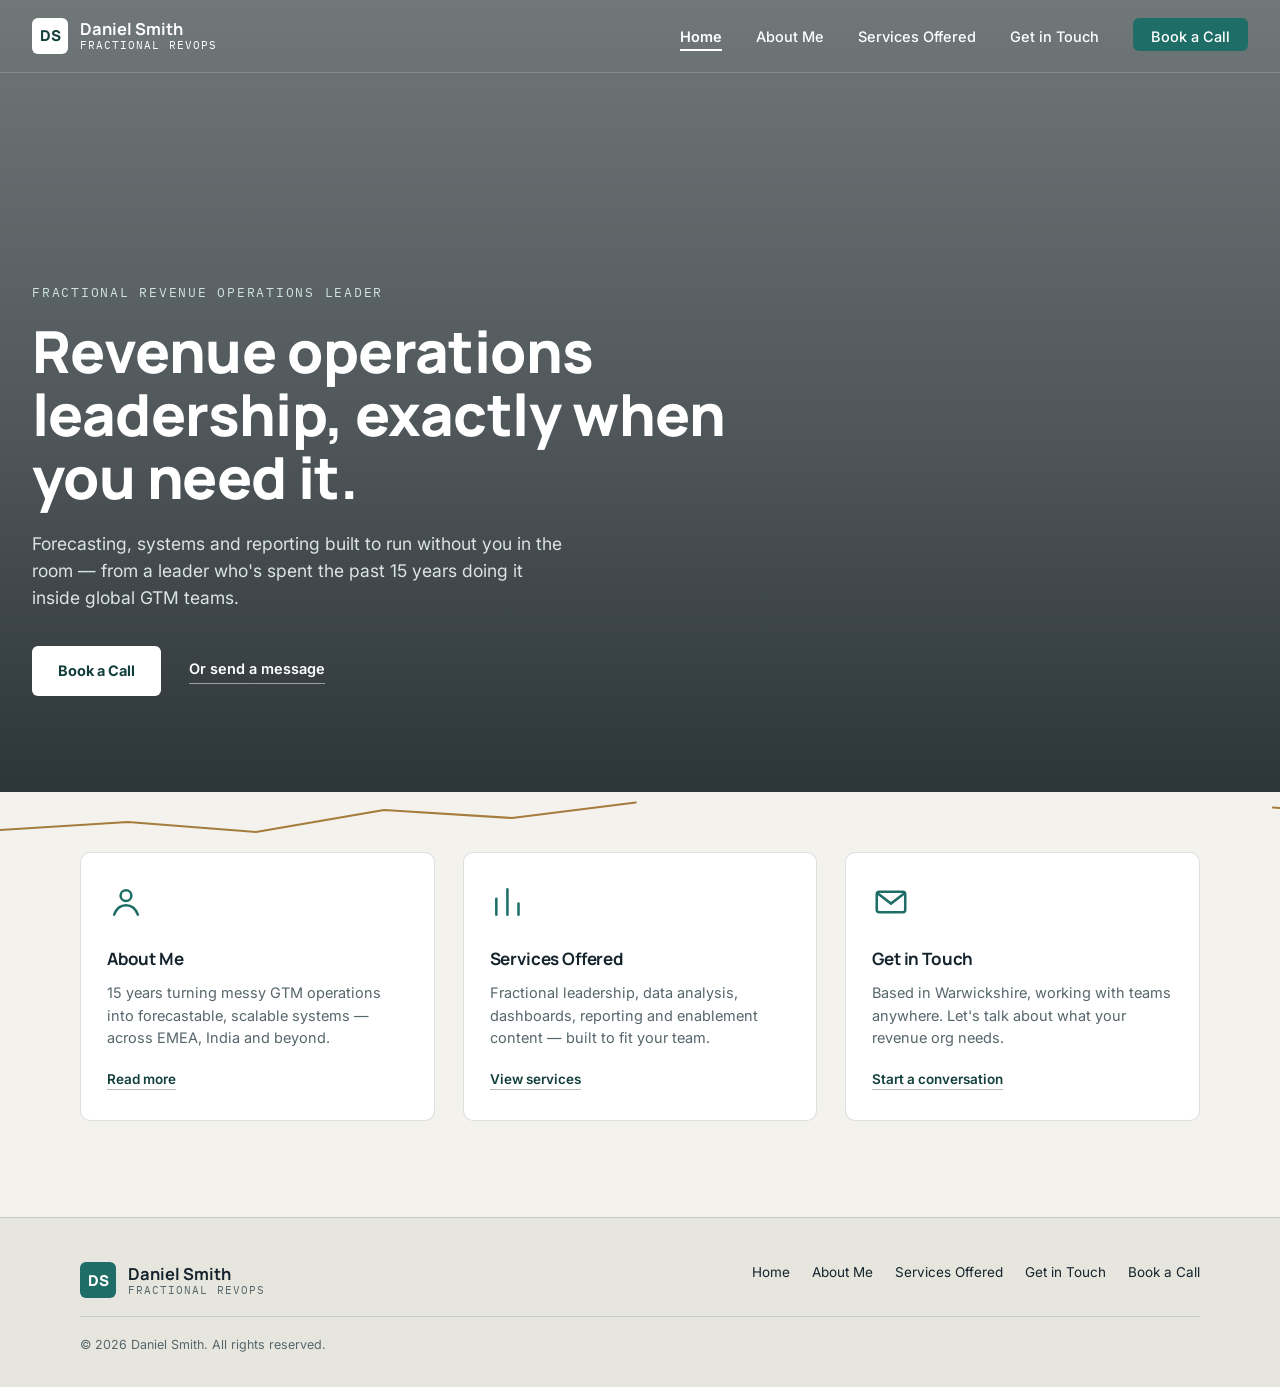
<file: index.html>
<!DOCTYPE html>
<html lang="en">
<head>
<meta charset="UTF-8">
<meta name="viewport" content="width=device-width, initial-scale=1.0">
<title>Daniel Smith — Fractional RevOps Leader</title>
<meta name="description" content="Fractional Revenue Operations leadership, data analysis, reporting, dashboards and enablement content for growing GTM teams.">
<link rel="stylesheet" href="styles.css">
</head>
<body>

<header class="site-header on-hero">
  <div class="nav-row">
    <a href="index.html" class="brand">
      <span class="brand-mark">DS</span>
      <span class="brand-text">
        <span class="brand-name">Daniel Smith</span>
        <span class="brand-tag">Fractional RevOps</span>
      </span>
    </a>
    <button class="nav-toggle" aria-label="Toggle menu" aria-expanded="false">
      <svg width="18" height="14" viewBox="0 0 18 14" fill="none"><path d="M1 1H17M1 7H17M1 13H17" stroke="currentColor" stroke-width="1.6" stroke-linecap="round"/></svg>
    </button>
    <ul class="nav-links">
      <li><a href="index.html" aria-current="page">Home</a></li>
      <li><a href="about.html">About Me</a></li>
      <li><a href="services.html">Services Offered</a></li>
      <li><a href="contact.html">Get in Touch</a></li>
      <li><a href="book.html" class="nav-cta">Book a Call</a></li>
    </ul>
  </div>
</header>

<section class="hero">
  <div class="hero-inner">
    <span class="eyebrow">Fractional Revenue Operations Leader</span>
    <h1>Revenue operations leadership, exactly when you need it.</h1>
    <p class="lede">Forecasting, systems and reporting built to run without you in the room — from a leader who's spent the past 15 years doing it inside global GTM teams.</p>
    <div class="hero-ctas">
      <a href="book.html" class="btn-primary">Book a Call</a>
      <a href="contact.html" class="text-link">Or send a message</a>
    </div>
  </div>
</section>

<svg class="sparkline-divider" viewBox="0 0 1200 52" preserveAspectRatio="none" aria-hidden="true">
  <path d="M0,38 L120,30 L240,40 L360,18 L480,26 L600,10 L720,22 L840,14 L960,24 L1080,8 L1200,16"/>
</svg>

<section class="teasers">
  <div class="teasers-grid">

    <a class="teaser-card" href="about.html">
      <svg class="teaser-icon" viewBox="0 0 24 24" fill="none"><circle cx="12" cy="8" r="3.4" stroke="currentColor" stroke-width="1.6"/><path d="M4.5 20c1.4-4 4-6 7.5-6s6.1 2 7.5 6" stroke="currentColor" stroke-width="1.6" stroke-linecap="round"/></svg>
      <h3>About Me</h3>
      <p>15 years turning messy GTM operations into forecastable, scalable systems — across EMEA, India and beyond.</p>
      <span class="text-link">Read more</span>
    </a>

    <a class="teaser-card" href="services.html">
      <svg class="teaser-icon" viewBox="0 0 24 24" fill="none"><path d="M4 20V10M11 20V4M18 20v-7" stroke="currentColor" stroke-width="1.6" stroke-linecap="round"/></svg>
      <h3>Services Offered</h3>
      <p>Fractional leadership, data analysis, dashboards, reporting and enablement content — built to fit your team.</p>
      <span class="text-link">View services</span>
    </a>

    <a class="teaser-card" href="contact.html">
      <svg class="teaser-icon" viewBox="0 0 24 24" fill="none"><rect x="3" y="5.5" width="18" height="13" rx="1.6" stroke="currentColor" stroke-width="1.6"/><path d="M3.5 6.5L12 13l8.5-6.5" stroke="currentColor" stroke-width="1.6" stroke-linecap="round"/></svg>
      <h3>Get in Touch</h3>
      <p>Based in Warwickshire, working with teams anywhere. Let's talk about what your revenue org needs.</p>
      <span class="text-link">Start a conversation</span>
    </a>

  </div>
</section>

<footer class="site-footer">
  <div class="footer-row">
    <div class="brand">
      <span class="brand-mark" style="background:var(--teal);color:var(--white);">DS</span>
      <span class="brand-text">
        <span class="brand-name">Daniel Smith</span>
        <span class="brand-tag">Fractional RevOps</span>
      </span>
    </div>
    <ul class="footer-nav">
      <li><a href="index.html">Home</a></li>
      <li><a href="about.html">About Me</a></li>
      <li><a href="services.html">Services Offered</a></li>
      <li><a href="contact.html">Get in Touch</a></li>
      <li><a href="book.html">Book a Call</a></li>
    </ul>
  </div>
  <p class="footer-meta">© 2026 Daniel Smith. All rights reserved.</p>
</footer>

<script src="script.js"></script>
</body>
</html>
</file>
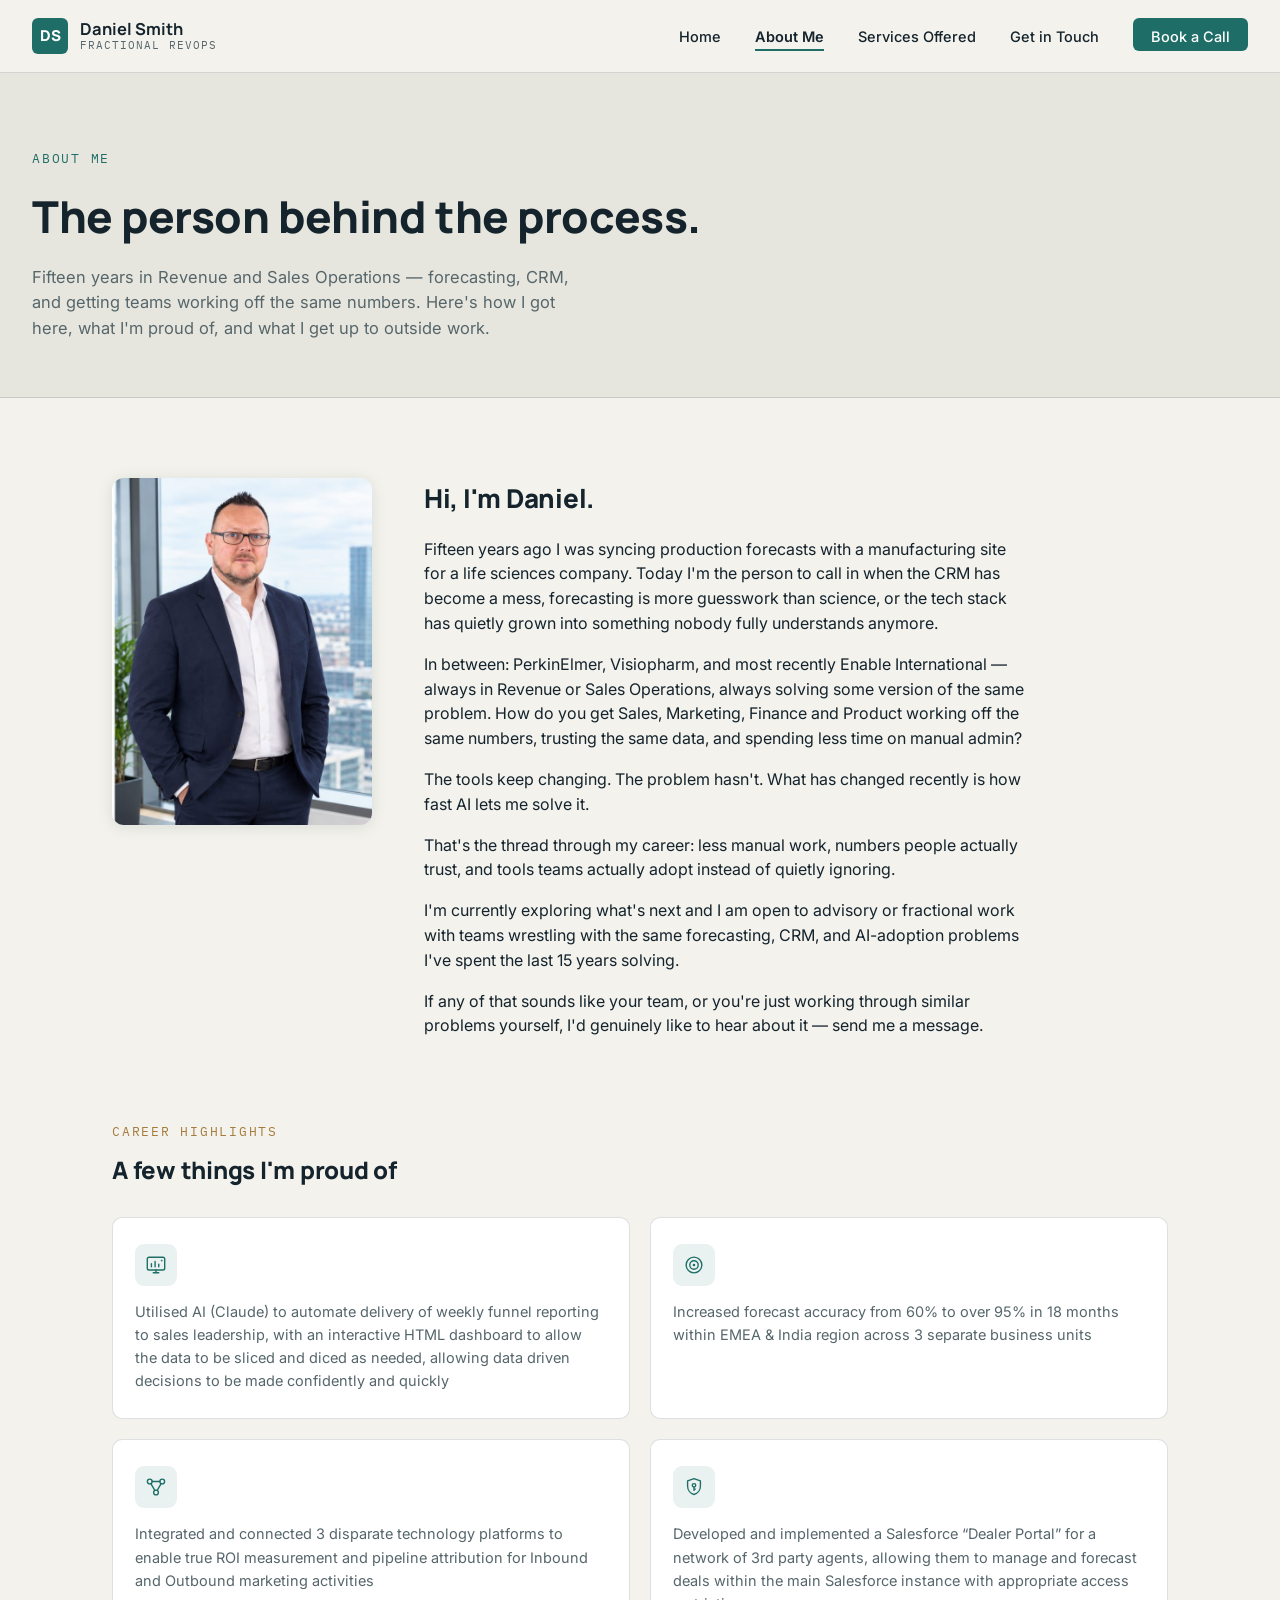
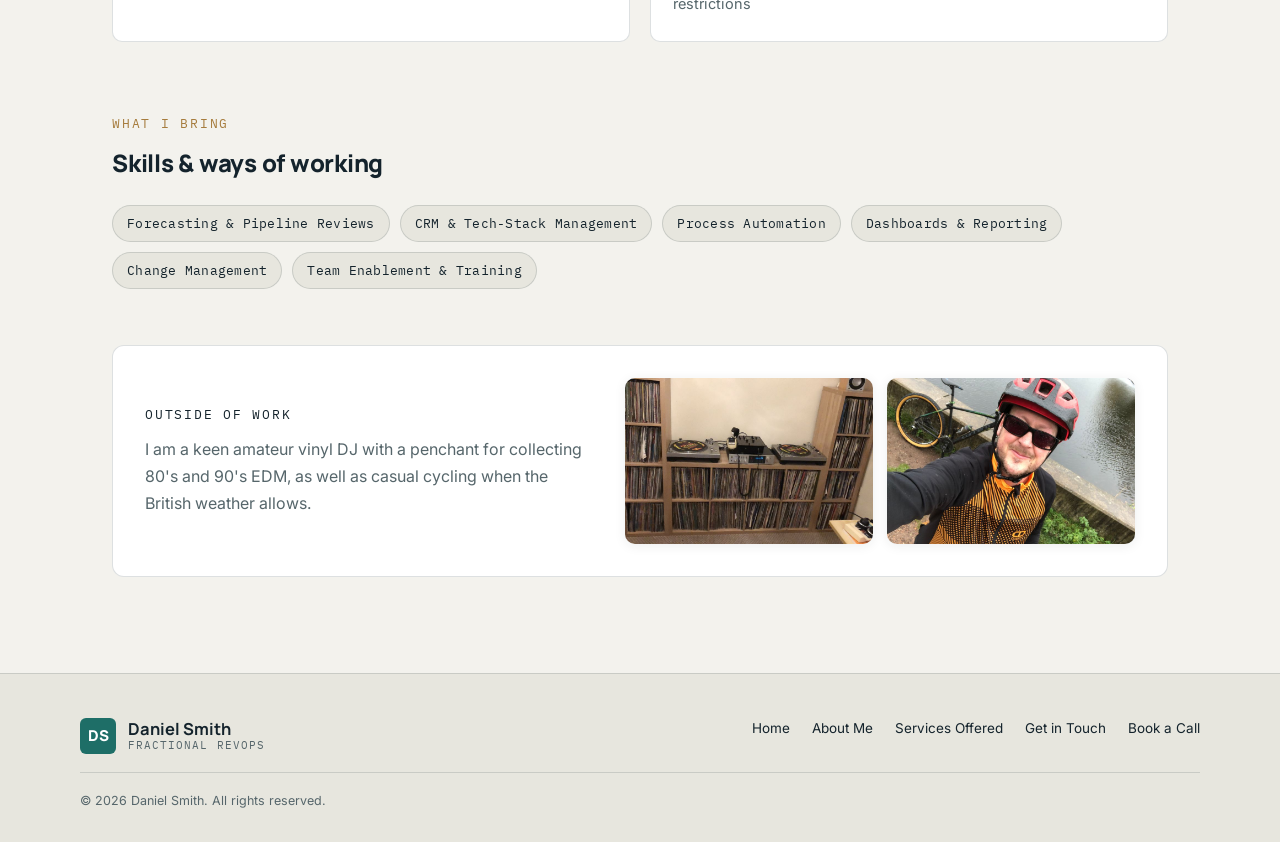
<file: about.html>
<!DOCTYPE html>
<html lang="en">
<head>
<meta charset="UTF-8">
<meta name="viewport" content="width=device-width, initial-scale=1.0">
<title>About Me — Daniel Smith</title>
<meta name="description" content="About Daniel Smith, Fractional Revenue Operations Leader.">
<link rel="stylesheet" href="styles.css">
</head>
<body>

<header class="site-header">
  <div class="nav-row">
    <a href="index.html" class="brand">
      <span class="brand-mark">DS</span>
      <span class="brand-text">
        <span class="brand-name">Daniel Smith</span>
        <span class="brand-tag">Fractional RevOps</span>
      </span>
    </a>
    <button class="nav-toggle" aria-label="Toggle menu" aria-expanded="false">
      <svg width="18" height="14" viewBox="0 0 18 14" fill="none"><path d="M1 1H17M1 7H17M1 13H17" stroke="currentColor" stroke-width="1.6" stroke-linecap="round"/></svg>
    </button>
    <ul class="nav-links">
      <li><a href="index.html">Home</a></li>
      <li><a href="about.html" aria-current="page">About Me</a></li>
      <li><a href="services.html">Services Offered</a></li>
      <li><a href="contact.html">Get in Touch</a></li>
      <li><a href="book.html" class="nav-cta">Book a Call</a></li>
    </ul>
  </div>
</header>

<section class="page-header">
  <span class="eyebrow">About Me</span>
  <h1>The person behind the process.</h1>
  <p>Fifteen years in Revenue and Sales Operations &mdash; forecasting, CRM, and getting teams working off the same numbers. Here's how I got here, what I'm proud of, and what I get up to outside work.</p>
</section>

<!-- Story: portrait + narrative -->
<section class="about-story">
  <div class="portrait">
    <img src="daniel-smith.jpg" alt="Daniel Smith, Fractional Revenue Operations leader" width="600" height="800" fetchpriority="high">
  </div>
  <div>
    <h2>Hi, I'm Daniel.</h2>
    <p>Fifteen years ago I was syncing production forecasts with a manufacturing site for a life sciences company. Today I'm the person to call in when the CRM has become a mess, forecasting is more guesswork than science, or the tech stack has quietly grown into something nobody fully understands anymore.</p>
    <p>In between: PerkinElmer, Visiopharm, and most recently Enable International &mdash; always in Revenue or Sales Operations, always solving some version of the same problem. How do you get Sales, Marketing, Finance and Product working off the same numbers, trusting the same data, and spending less time on manual admin?</p>
    <p>The tools keep changing. The problem hasn't. What has changed recently is how fast AI lets me solve it.</p>
    <p>That's the thread through my career: less manual work, numbers people actually trust, and tools teams actually adopt instead of quietly ignoring.</p>
    <p>I'm currently exploring what's next and I am open to advisory or fractional work with teams wrestling with the same forecasting, CRM, and AI-adoption problems I've spent the last 15 years solving.</p>
    <p>If any of that sounds like your team, or you're just working through similar problems yourself, I'd genuinely like to hear about it &mdash; <a href="contact.html">send me a message</a>.</p>
  </div>
</section>

<!-- Achievements -->
<div class="section-label">
  <span class="eyebrow">Career highlights</span>
  <h2>A few things I'm proud of</h2>
</div>
<div class="stat-grid">
  <div class="stat-card">
    <span class="stat-icon"><svg viewBox="0 0 24 24" fill="none" aria-hidden="true"><rect x="2.5" y="3.5" width="19" height="14" rx="2" stroke="currentColor" stroke-width="1.5"/><path d="M7 14V10.5M11 14V8M15 14v-3" stroke="currentColor" stroke-width="1.5" stroke-linecap="round"/><path d="M18.3 5.6l.45 1.15 1.15.45-1.15.45-.45 1.15-.45-1.15-1.15-.45 1.15-.45.45-1.15Z" fill="currentColor"/><path d="M12 17.5v3M9 20.5h6" stroke="currentColor" stroke-width="1.5" stroke-linecap="round"/></svg></span>
    <p class="stat-label">Utilised AI (Claude) to automate delivery of weekly funnel reporting to sales leadership, with an interactive HTML dashboard to allow the data to be sliced and diced as needed, allowing data driven decisions to be made confidently and quickly</p>
  </div>
  <div class="stat-card">
    <span class="stat-icon"><svg viewBox="0 0 24 24" fill="none" aria-hidden="true"><circle cx="12" cy="12" r="8.6" stroke="currentColor" stroke-width="1.5"/><circle cx="12" cy="12" r="4.6" stroke="currentColor" stroke-width="1.5"/><circle cx="12" cy="12" r="1.4" fill="currentColor"/></svg></span>
    <p class="stat-label">Increased forecast accuracy from 60% to over 95% in 18 months within EMEA &amp; India region across 3 separate business units</p>
  </div>
  <div class="stat-card">
    <span class="stat-icon"><svg viewBox="0 0 24 24" fill="none" aria-hidden="true"><circle cx="5.2" cy="6" r="2.6" stroke="currentColor" stroke-width="1.5"/><circle cx="18.8" cy="6" r="2.6" stroke="currentColor" stroke-width="1.5"/><circle cx="12" cy="18" r="2.6" stroke="currentColor" stroke-width="1.5"/><path d="M7.8 6h8.4M6.4 8.3l4.3 7.4M17.6 8.3l-4.3 7.4" stroke="currentColor" stroke-width="1.5" stroke-linecap="round"/></svg></span>
    <p class="stat-label">Integrated and connected 3 disparate technology platforms to enable true ROI measurement and pipeline attribution for Inbound and Outbound marketing activities</p>
  </div>
  <div class="stat-card">
    <span class="stat-icon"><svg viewBox="0 0 24 24" fill="none" aria-hidden="true"><path d="M12 2.8l7 2.6v5.5c0 4.4-2.9 8.3-7 9.3-4.1-1-7-4.9-7-9.3V5.4l7-2.6Z" stroke="currentColor" stroke-width="1.5" stroke-linejoin="round"/><circle cx="12" cy="10.2" r="1.9" stroke="currentColor" stroke-width="1.5"/><path d="M12 12.1v3.6M13.5 14.3H12" stroke="currentColor" stroke-width="1.5" stroke-linecap="round"/></svg></span>
    <p class="stat-label">Developed and implemented a Salesforce &ldquo;Dealer Portal&rdquo; for a network of 3rd party agents, allowing them to manage and forecast deals within the main Salesforce instance with appropriate access restrictions</p>
  </div>
</div>

<!-- Skills / tools -->
<div class="section-label">
  <span class="eyebrow">What I bring</span>
  <h2>Skills &amp; ways of working</h2>
</div>
<div class="tag-grid">
  <span class="tag-pill">Forecasting &amp; Pipeline Reviews</span>
  <span class="tag-pill">CRM &amp; Tech-Stack Management</span>
  <span class="tag-pill">Process Automation</span>
  <span class="tag-pill">Dashboards &amp; Reporting</span>
  <span class="tag-pill">Change Management</span>
  <span class="tag-pill">Team Enablement &amp; Training</span>
</div>

<!-- Personal note -->
<div class="personal-note">
  <div class="note-card">
    <div class="note-text">
      <span class="eyebrow">Outside of work</span>
      <p>I am a keen amateur vinyl DJ with a penchant for collecting 80's and 90's EDM, as well as casual cycling when the British weather allows.</p>
    </div>
    <div class="note-photos">
      <figure><img src="vinyl-dj.jpg" alt="Twin turntables and mixer surrounded by shelves of vinyl records" width="900" height="600"></figure>
      <figure><img src="cycling.jpg" alt="Daniel Smith in cycling kit beside a canal" width="900" height="600"></figure>
    </div>
  </div>
</div>

<footer class="site-footer">
  <div class="footer-row">
    <div class="brand">
      <span class="brand-mark" style="background:var(--teal);color:var(--white);">DS</span>
      <span class="brand-text">
        <span class="brand-name">Daniel Smith</span>
        <span class="brand-tag">Fractional RevOps</span>
      </span>
    </div>
    <ul class="footer-nav">
      <li><a href="index.html">Home</a></li>
      <li><a href="about.html">About Me</a></li>
      <li><a href="services.html">Services Offered</a></li>
      <li><a href="contact.html">Get in Touch</a></li>
      <li><a href="book.html">Book a Call</a></li>
    </ul>
  </div>
  <p class="footer-meta">© 2026 Daniel Smith. All rights reserved.</p>
</footer>

<script src="script.js"></script>
</body>
</html>
</file>
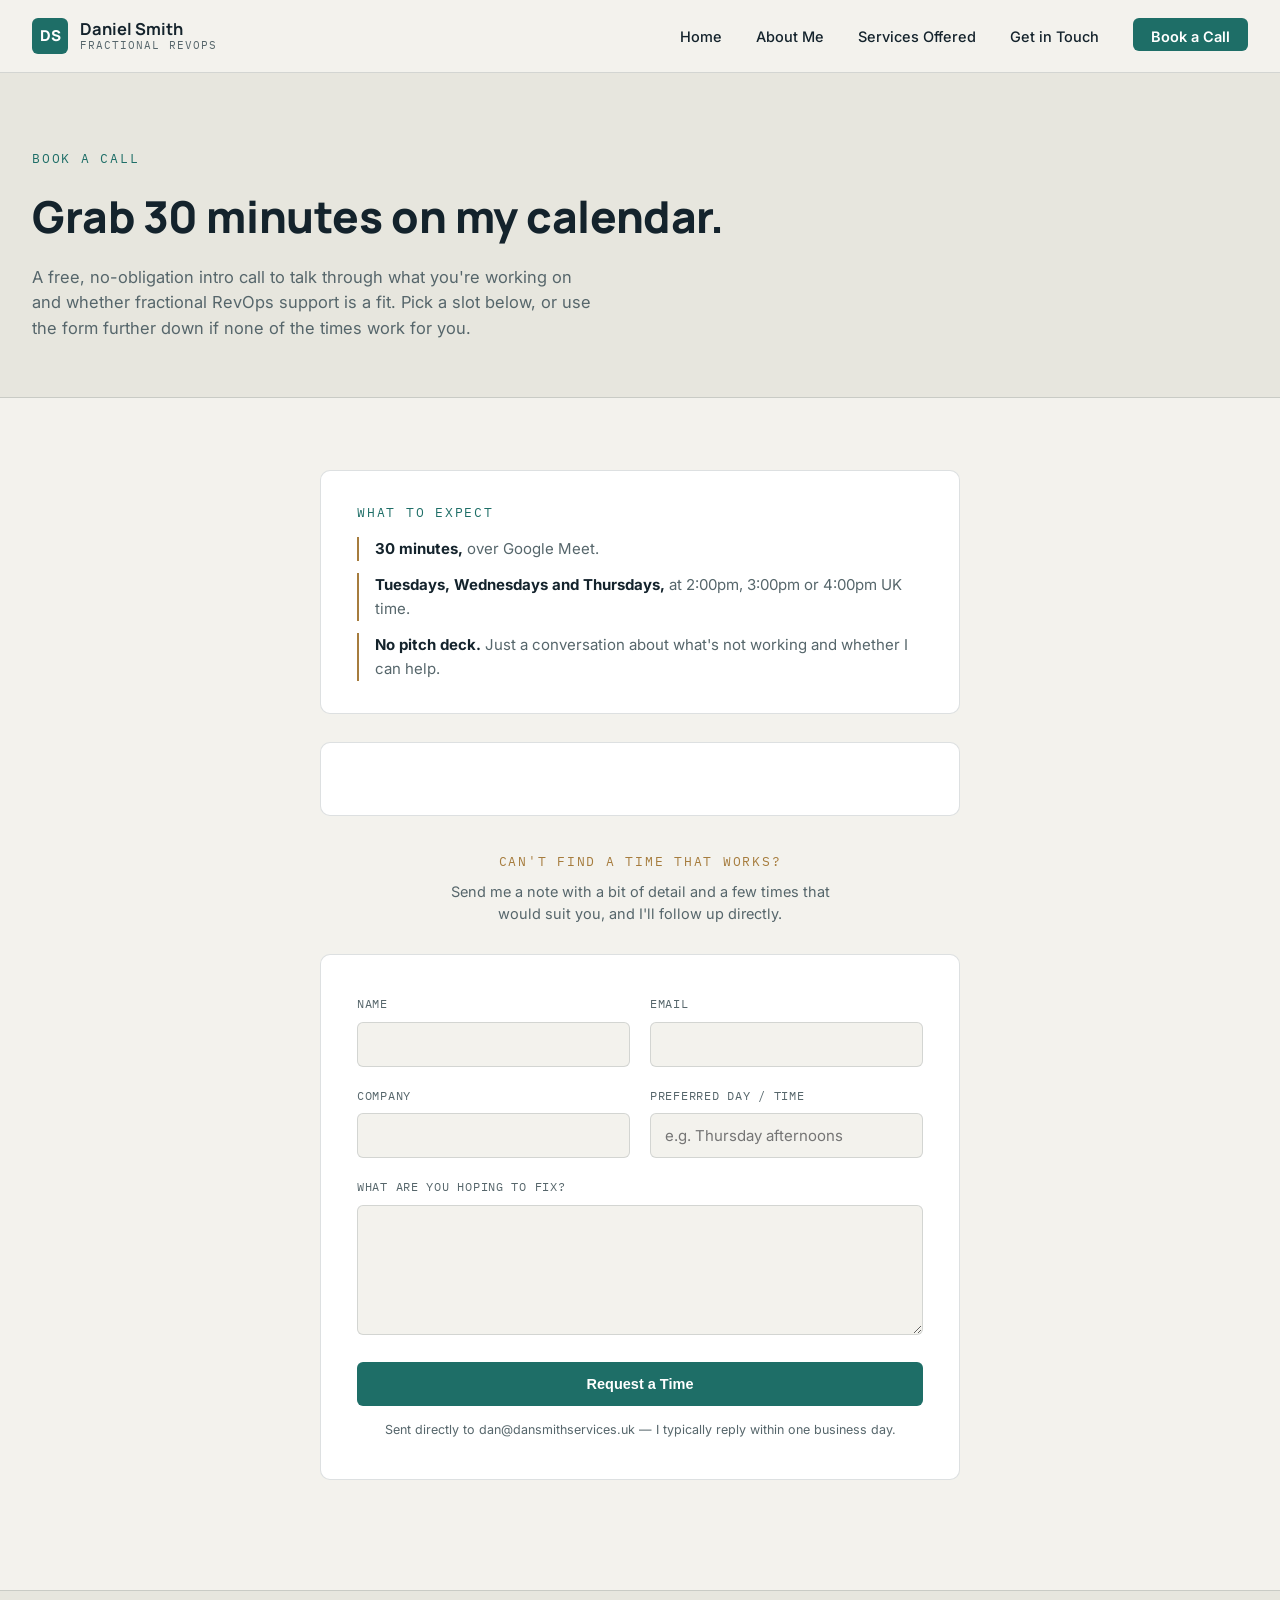
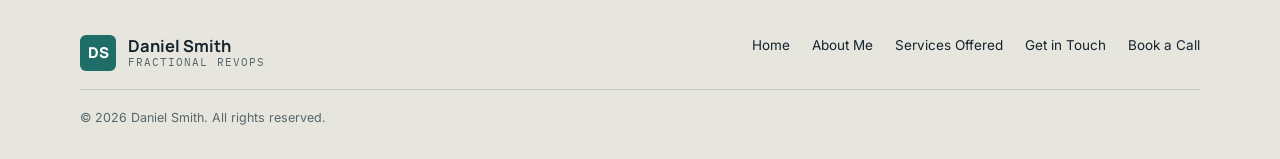
<file: book.html>
<!DOCTYPE html>
<html lang="en">
<head>
<meta charset="UTF-8">
<meta name="viewport" content="width=device-width, initial-scale=1.0">
<title>Book a Call — Daniel Smith</title>
<meta name="description" content="Book a free 30-minute intro call with Daniel Smith, Fractional Revenue Operations Leader.">
<link rel="stylesheet" href="styles.css">
</head>
<body>

<header class="site-header">
<div class="nav-row">
<a href="index.html" class="brand">
<span class="brand-mark">DS</span>
<span class="brand-text">
<span class="brand-name">Daniel Smith</span>
<span class="brand-tag">Fractional RevOps</span>
</span>
</a>
<button class="nav-toggle" aria-label="Toggle menu" aria-expanded="false">
<svg width="18" height="14" viewBox="0 0 18 14" fill="none"><path d="M1 1H17M1 7H17M1 13H17" stroke="currentColor" stroke-width="1.6" stroke-linecap="round"/></svg>
</button>
<ul class="nav-links">
<li><a href="index.html">Home</a></li>
<li><a href="about.html">About Me</a></li>
<li><a href="services.html">Services Offered</a></li>
<li><a href="contact.html">Get in Touch</a></li>
<li><a href="book.html" class="nav-cta" aria-current="page">Book a Call</a></li>
</ul>
</div>
</header>

<section class="page-header">
<span class="eyebrow">Book a Call</span>
<h1>Grab 30 minutes on my calendar.</h1>
<p>A free, no-obligation intro call to talk through what you're working on and whether fractional RevOps support is a fit. Pick a slot below, or use the form further down if none of the times work for you.</p>
</section>

<section class="booking-section">
<div class="wrap booking-wrap">

<div class="booking-info-card">
<span class="eyebrow">What to expect</span>
<ul class="booking-points">
<li><strong>30 minutes,</strong> over Google Meet.</li>
<li><strong>Tuesdays, Wednesdays and Thursdays,</strong> at 2:00pm, 3:00pm or 4:00pm UK time.</li>
<li><strong>No pitch deck.</strong> Just a conversation about what's not working and whether I can help.</li>
</ul>
</div>

<div class="booking-embed-card">
<!-- Google Calendar Appointment Scheduling begin -->
<link href="https://calendar.google.com/calendar/scheduling-button-script.css" rel="stylesheet">
<script src="https://calendar.google.com/calendar/scheduling-button-script.js" async></script>
<script>
(function() {
  var target = document.currentScript;
  window.addEventListener('load', function() {
    calendar.schedulingButton.load({
      url: 'https://calendar.google.com/calendar/appointments/schedules/AcZssZ0wt5V1AmlexmB_6X4e0yK87BzuV8wwe5Hvuv9PY_OR7WP9z_gkc1M8LYeBFBaLQpRhuoU2gVtB?gv=true',
      color: '#1E6E67',
      label: "Book a Call",
      target,
    });
  });
})();
</script>
<!-- end Google Calendar Appointment Scheduling -->
</div>

<div class="booking-divider">
<span class="eyebrow">Can't find a time that works?</span>
<p>Send me a note with a bit of detail and a few times that would suit you, and I'll follow up directly.</p>
</div>

<form id="booking-form" class="contact-form" action="https://api.web3forms.com/submit" method="POST">
<input type="hidden" name="access_key" value="6a6d92ca-fed7-4a2f-812c-8c2bc6943dc5">
<input type="hidden" name="subject" value="New booking enquiry from dansmithservices.uk">
<input type="text" name="botcheck" class="botcheck" tabindex="-1" autocomplete="off">

<div class="form-row">
<div class="form-field">
<label for="b-name">Name</label>
<input type="text" id="b-name" name="name" required>
</div>
<div class="form-field">
<label for="b-email">Email</label>
<input type="email" id="b-email" name="email" required>
</div>
</div>

<div class="form-row">
<div class="form-field">
<label for="b-company">Company</label>
<input type="text" id="b-company" name="company">
</div>
<div class="form-field">
<label for="b-times">Preferred day / time</label>
<input type="text" id="b-times" name="preferred_times" placeholder="e.g. Thursday afternoons">
</div>
</div>

<div class="form-field">
<label for="b-message">What are you hoping to fix?</label>
<textarea id="b-message" name="message" rows="5" required></textarea>
</div>

<button type="submit" class="btn-primary btn-submit">Request a Time</button>
<p class="form-note">Sent directly to dan@dansmithservices.uk — I typically reply within one business day.</p>
<div id="booking-form-status" class="form-status" role="status"></div>
</form>

</div>
</section>

<footer class="site-footer">
<div class="footer-row">
<div class="brand">
<span class="brand-mark" style="background:var(--teal);color:var(--white);">DS</span>
<span class="brand-text">
<span class="brand-name">Daniel Smith</span>
<span class="brand-tag">Fractional RevOps</span>
</span>
</div>
<ul class="footer-nav">
<li><a href="index.html">Home</a></li>
<li><a href="about.html">About Me</a></li>
<li><a href="services.html">Services Offered</a></li>
<li><a href="contact.html">Get in Touch</a></li>
<li><a href="book.html">Book a Call</a></li>
</ul>
</div>
<p class="footer-meta">© 2026 Daniel Smith. All rights reserved.</p>
</footer>

<script src="script.js"></script>
<script>
(function () {
var form = document.getElementById('booking-form');
if (!form) return;
var status = document.getElementById('booking-form-status');
form.addEventListener('submit', function (e) {
e.preventDefault();
var data = new FormData(form);
status.className = 'form-status';
status.textContent = '';
fetch(form.action, { method: 'POST', body: data, headers: { Accept: 'application/json' } })
.then(function (res) { return res.json(); })
.then(function (result) {
if (result.success) {
status.textContent = "Thanks — I've got your details and will follow up to confirm a time.";
status.className = 'form-status success';
form.reset();
} else {
status.textContent = 'Something went wrong. Please try again or email dan@dansmithservices.uk directly.';
status.className = 'form-status error';
}
})
.catch(function () {
status.textContent = 'Something went wrong. Please try again or email dan@dansmithservices.uk directly.';
status.className = 'form-status error';
});
});
})();
</script>
</body>
</html>
</file>
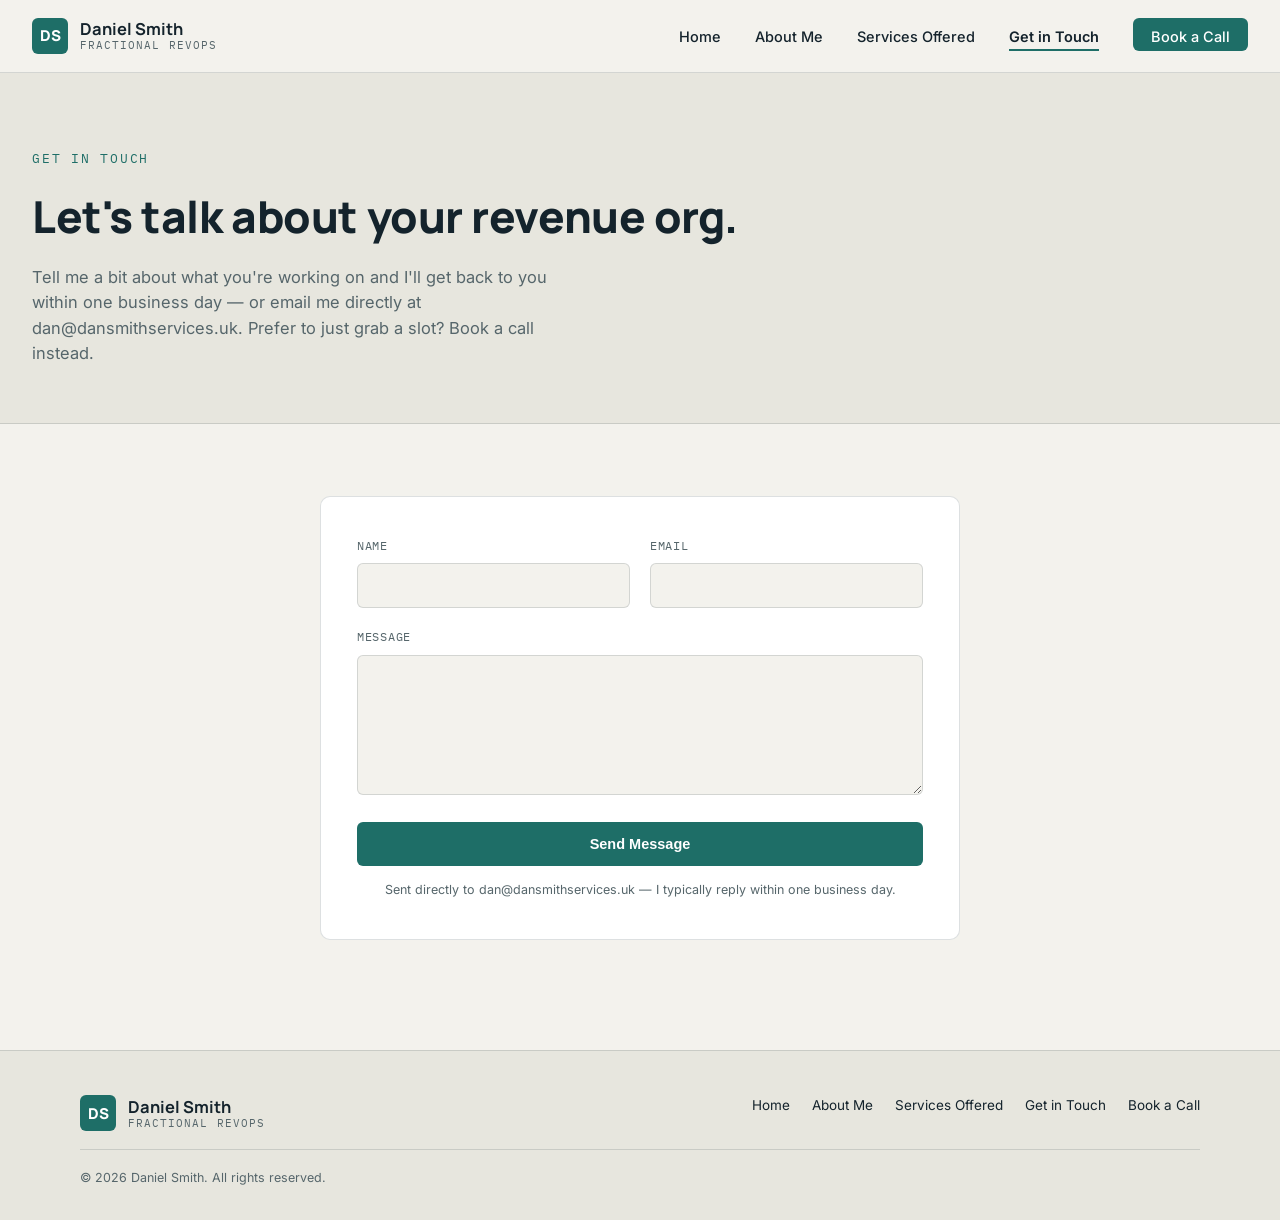
<file: contact.html>
<!DOCTYPE html>
<html lang="en">
<head>
<meta charset="UTF-8">
<meta name="viewport" content="width=device-width, initial-scale=1.0">
<title>Get in Touch — Daniel Smith</title>
<meta name="description" content="Get in touch with Daniel Smith, Fractional Revenue Operations Leader.">
<link rel="stylesheet" href="styles.css">
</head>
<body>

<header class="site-header">
<div class="nav-row">
<a href="index.html" class="brand">
<span class="brand-mark">DS</span>
<span class="brand-text">
<span class="brand-name">Daniel Smith</span>
<span class="brand-tag">Fractional RevOps</span>
</span>
</a>
<button class="nav-toggle" aria-label="Toggle menu" aria-expanded="false">
<svg width="18" height="14" viewBox="0 0 18 14" fill="none"><path d="M1 1H17M1 7H17M1 13H17" stroke="currentColor" stroke-width="1.6" stroke-linecap="round"/></svg>
</button>
<ul class="nav-links">
<li><a href="index.html">Home</a></li>
<li><a href="about.html">About Me</a></li>
<li><a href="services.html">Services Offered</a></li>
<li><a href="contact.html" aria-current="page">Get in Touch</a></li>
<li><a href="book.html" class="nav-cta">Book a Call</a></li>
</ul>
</div>
</header>

<section class="page-header">
<span class="eyebrow">Get in Touch</span>
<h1>Let's talk about your revenue org.</h1>
<p>Tell me a bit about what you're working on and I'll get back to you within one business day — or email me directly at dan@dansmithservices.uk. Prefer to just grab a slot? <a href="book.html">Book a call</a> instead.</p>
</section>

<section class="contact-form-section">
<div class="wrap contact-wrap">
<form id="contact-form" class="contact-form" action="https://api.web3forms.com/submit" method="POST">
<input type="hidden" name="access_key" value="6a6d92ca-fed7-4a2f-812c-8c2bc6943dc5">
<input type="hidden" name="subject" value="New enquiry from dansmithservices.uk">
<input type="text" name="botcheck" class="botcheck" tabindex="-1" autocomplete="off">

<div class="form-row">
<div class="form-field">
<label for="name">Name</label>
<input type="text" id="name" name="name" required>
</div>
<div class="form-field">
<label for="email">Email</label>
<input type="email" id="email" name="email" required>
</div>
</div>

<div class="form-field">
<label for="message">Message</label>
<textarea id="message" name="message" rows="6" required></textarea>
</div>

<button type="submit" class="btn-primary btn-submit">Send Message</button>
<p class="form-note">Sent directly to dan@dansmithservices.uk — I typically reply within one business day.</p>
<div id="form-status" class="form-status" role="status"></div>
</form>
</div>
</section>

<footer class="site-footer">
<div class="footer-row">
<div class="brand">
<span class="brand-mark" style="background:var(--teal);color:var(--white);">DS</span>
<span class="brand-text">
<span class="brand-name">Daniel Smith</span>
<span class="brand-tag">Fractional RevOps</span>
</span>
</div>
<ul class="footer-nav">
<li><a href="index.html">Home</a></li>
<li><a href="about.html">About Me</a></li>
<li><a href="services.html">Services Offered</a></li>
<li><a href="contact.html">Get in Touch</a></li>
<li><a href="book.html">Book a Call</a></li>
</ul>
</div>
<p class="footer-meta">© 2026 Daniel Smith. All rights reserved.</p>
</footer>

<script src="script.js"></script>
<script>
(function () {
var form = document.getElementById('contact-form');
if (!form) return;
var status = document.getElementById('form-status');
form.addEventListener('submit', function (e) {
e.preventDefault();
var data = new FormData(form);
status.className = 'form-status';
status.textContent = '';
fetch(form.action, { method: 'POST', body: data, headers: { Accept: 'application/json' } })
.then(function (res) { return res.json(); })
.then(function (result) {
if (result.success) {
status.textContent = "Thanks — your message has been sent. I'll be in touch soon.";
status.className = 'form-status success';
form.reset();
} else {
status.textContent = 'Something went wrong. Please try again or email dan@dansmithservices.uk directly.';
status.className = 'form-status error';
}
})
.catch(function () {
status.textContent = 'Something went wrong. Please try again or email dan@dansmithservices.uk directly.';
status.className = 'form-status error';
});
});
})();
</script>
</body>
</html>
</file>
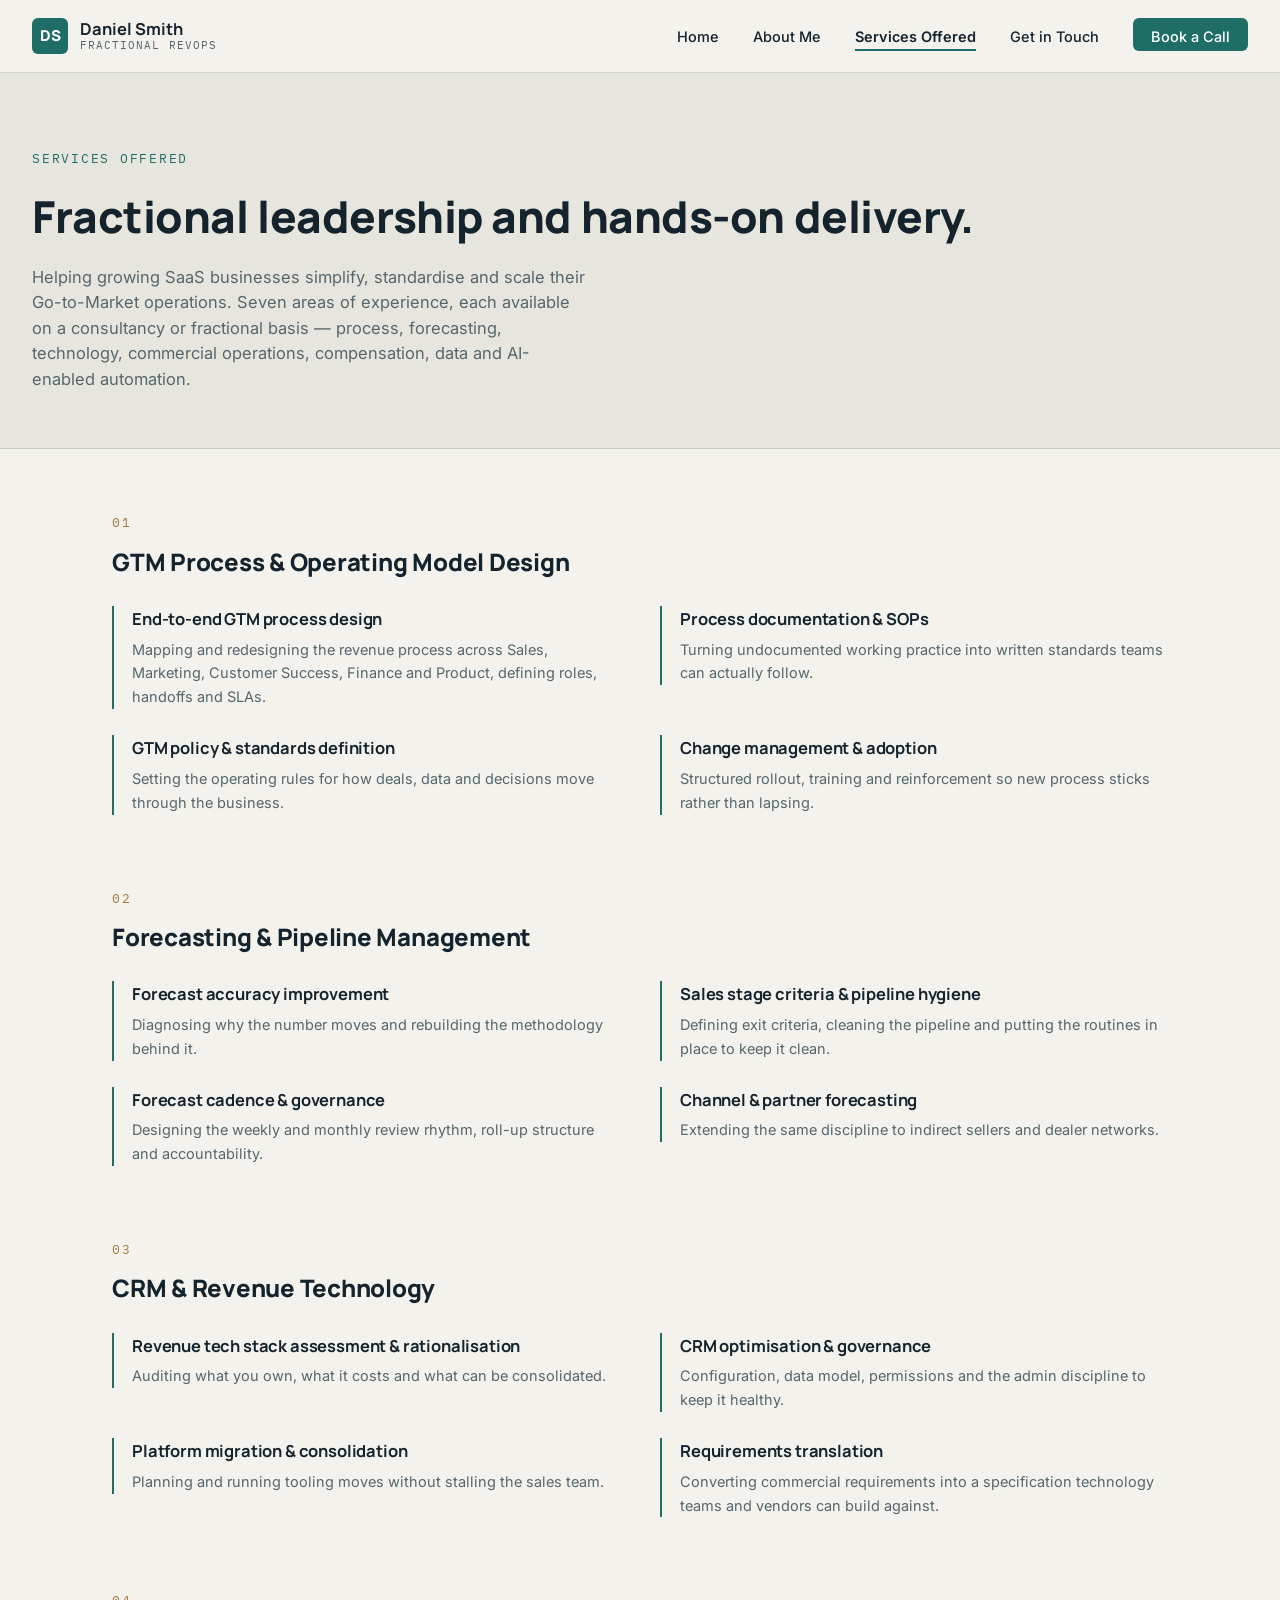
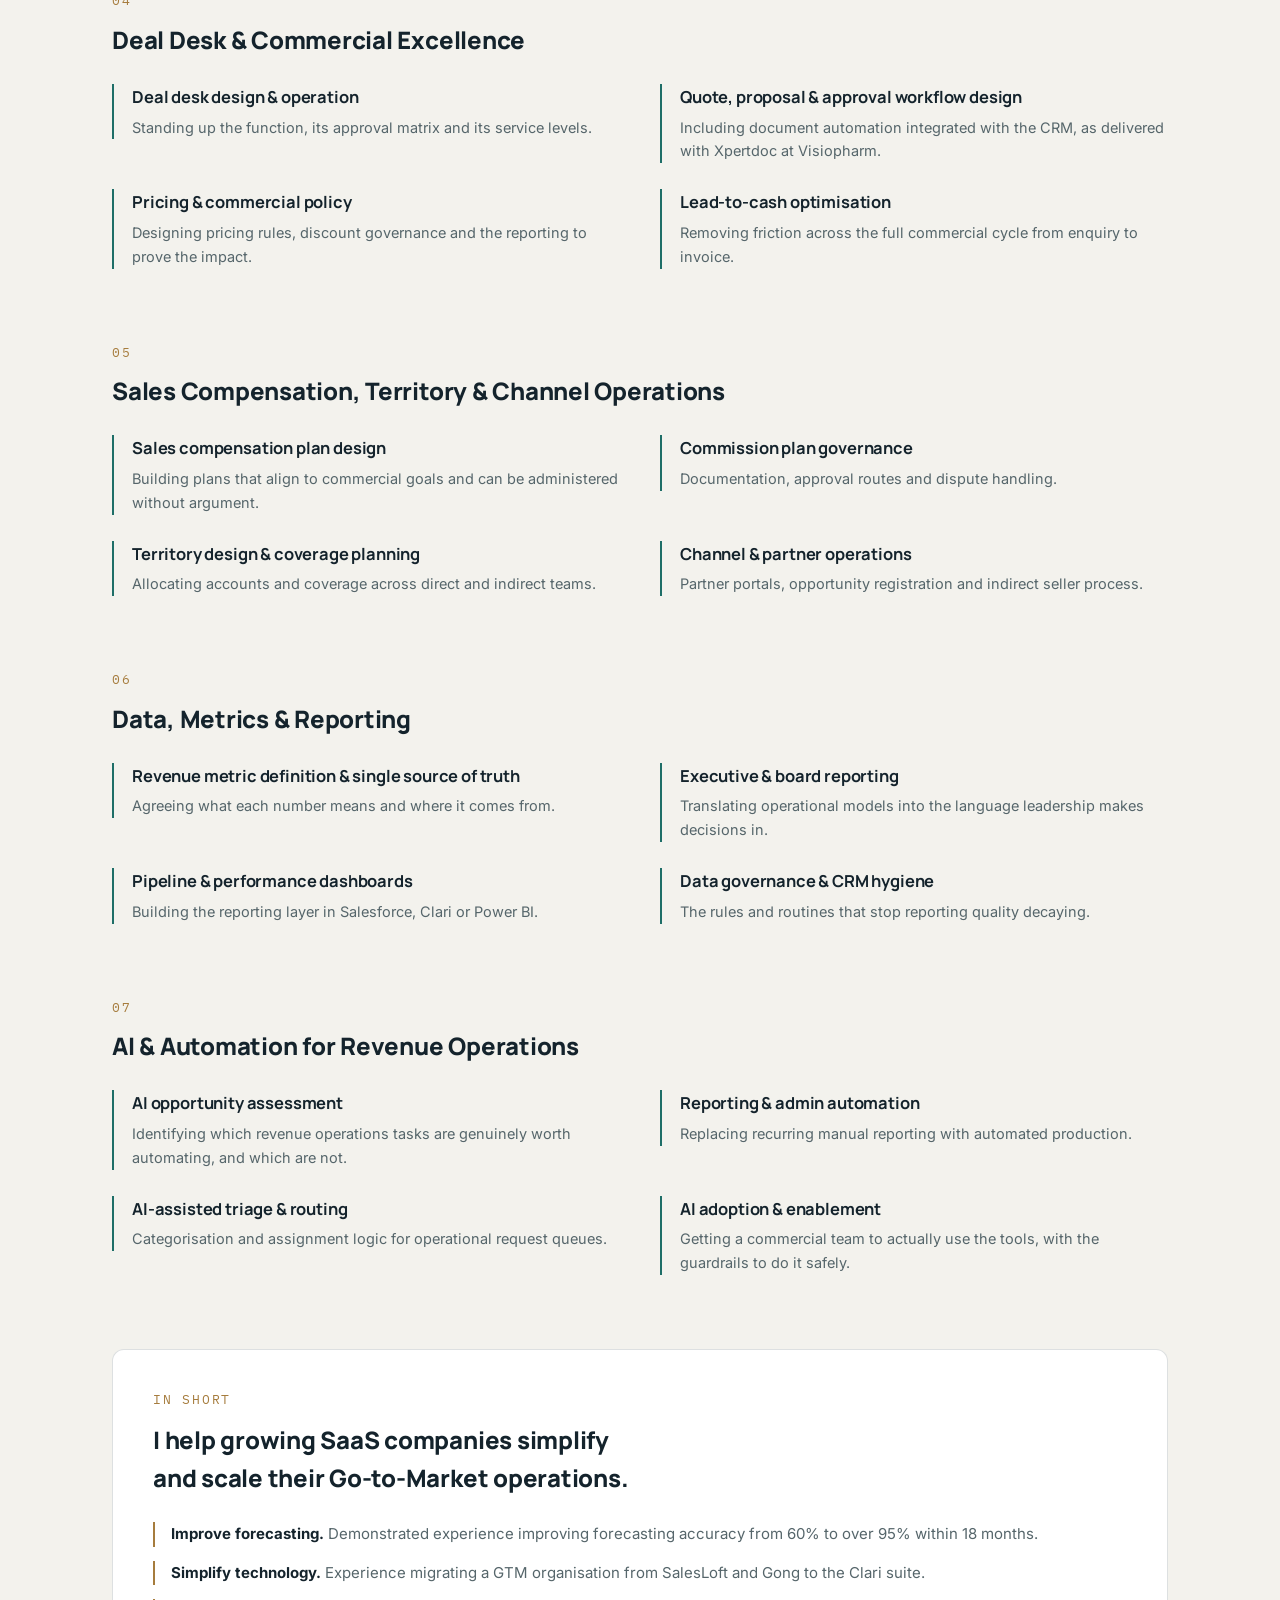
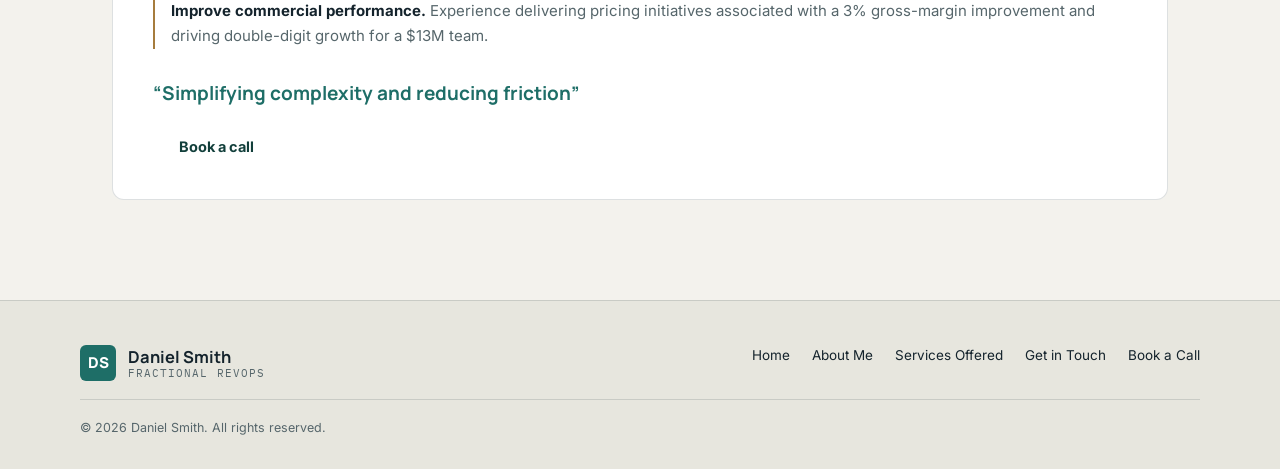
<file: services.html>
<!DOCTYPE html>
<html lang="en">
<head>
<meta charset="UTF-8">
<meta name="viewport" content="width=device-width, initial-scale=1.0">
<title>Services Offered — Daniel Smith</title>
<meta name="description" content="Fractional RevOps leadership, data analysis, dashboards and enablement content from Daniel Smith.">
<link rel="stylesheet" href="styles.css">
</head>
<body>

<header class="site-header">
  <div class="nav-row">
    <a href="index.html" class="brand">
      <span class="brand-mark">DS</span>
      <span class="brand-text">
        <span class="brand-name">Daniel Smith</span>
        <span class="brand-tag">Fractional RevOps</span>
      </span>
    </a>
    <button class="nav-toggle" aria-label="Toggle menu" aria-expanded="false">
      <svg width="18" height="14" viewBox="0 0 18 14" fill="none"><path d="M1 1H17M1 7H17M1 13H17" stroke="currentColor" stroke-width="1.6" stroke-linecap="round"/></svg>
    </button>
    <ul class="nav-links">
      <li><a href="index.html">Home</a></li>
      <li><a href="about.html">About Me</a></li>
      <li><a href="services.html" aria-current="page">Services Offered</a></li>
      <li><a href="contact.html">Get in Touch</a></li>
      <li><a href="book.html" class="nav-cta">Book a Call</a></li>
    </ul>
  </div>
</header>

<section class="page-header">
  <span class="eyebrow">Services Offered</span>
  <h1>Fractional leadership and hands-on delivery.</h1>
  <p>Helping growing SaaS businesses simplify, standardise and scale their Go-to-Market operations. Seven areas of experience, each available on a consultancy or fractional basis &mdash; process, forecasting, technology, commercial operations, compensation, data and AI-enabled automation.</p>
</section>

<div class="section-label">
  <span class="eyebrow">01</span>
  <h2>GTM Process &amp; Operating Model Design</h2>
</div>
<div class="svc-list">
  <div class="svc-item">
    <h3>End-to-end GTM process design</h3>
    <p>Mapping and redesigning the revenue process across Sales, Marketing, Customer Success, Finance and Product, defining roles, handoffs and SLAs.</p>
  </div>
  <div class="svc-item">
    <h3>Process documentation &amp; SOPs</h3>
    <p>Turning undocumented working practice into written standards teams can actually follow.</p>
  </div>
  <div class="svc-item">
    <h3>GTM policy &amp; standards definition</h3>
    <p>Setting the operating rules for how deals, data and decisions move through the business.</p>
  </div>
  <div class="svc-item">
    <h3>Change management &amp; adoption</h3>
    <p>Structured rollout, training and reinforcement so new process sticks rather than lapsing.</p>
  </div>
</div>

<div class="section-label">
  <span class="eyebrow">02</span>
  <h2>Forecasting &amp; Pipeline Management</h2>
</div>
<div class="svc-list">
  <div class="svc-item">
    <h3>Forecast accuracy improvement</h3>
    <p>Diagnosing why the number moves and rebuilding the methodology behind it.</p>
  </div>
  <div class="svc-item">
    <h3>Sales stage criteria &amp; pipeline hygiene</h3>
    <p>Defining exit criteria, cleaning the pipeline and putting the routines in place to keep it clean.</p>
  </div>
  <div class="svc-item">
    <h3>Forecast cadence &amp; governance</h3>
    <p>Designing the weekly and monthly review rhythm, roll-up structure and accountability.</p>
  </div>
  <div class="svc-item">
    <h3>Channel &amp; partner forecasting</h3>
    <p>Extending the same discipline to indirect sellers and dealer networks.</p>
  </div>
</div>

<div class="section-label">
  <span class="eyebrow">03</span>
  <h2>CRM &amp; Revenue Technology</h2>
</div>
<div class="svc-list">
  <div class="svc-item">
    <h3>Revenue tech stack assessment &amp; rationalisation</h3>
    <p>Auditing what you own, what it costs and what can be consolidated.</p>
  </div>
  <div class="svc-item">
    <h3>CRM optimisation &amp; governance</h3>
    <p>Configuration, data model, permissions and the admin discipline to keep it healthy.</p>
  </div>
  <div class="svc-item">
    <h3>Platform migration &amp; consolidation</h3>
    <p>Planning and running tooling moves without stalling the sales team.</p>
  </div>
  <div class="svc-item">
    <h3>Requirements translation</h3>
    <p>Converting commercial requirements into a specification technology teams and vendors can build against.</p>
  </div>
</div>

<div class="section-label">
  <span class="eyebrow">04</span>
  <h2>Deal Desk &amp; Commercial Excellence</h2>
</div>
<div class="svc-list">
  <div class="svc-item">
    <h3>Deal desk design &amp; operation</h3>
    <p>Standing up the function, its approval matrix and its service levels.</p>
  </div>
  <div class="svc-item">
    <h3>Quote, proposal &amp; approval workflow design</h3>
    <p>Including document automation integrated with the CRM, as delivered with Xpertdoc at Visiopharm.</p>
  </div>
  <div class="svc-item">
    <h3>Pricing &amp; commercial policy</h3>
    <p>Designing pricing rules, discount governance and the reporting to prove the impact.</p>
  </div>
  <div class="svc-item">
    <h3>Lead-to-cash optimisation</h3>
    <p>Removing friction across the full commercial cycle from enquiry to invoice.</p>
  </div>
</div>

<div class="section-label">
  <span class="eyebrow">05</span>
  <h2>Sales Compensation, Territory &amp; Channel Operations</h2>
</div>
<div class="svc-list">
  <div class="svc-item">
    <h3>Sales compensation plan design</h3>
    <p>Building plans that align to commercial goals and can be administered without argument.</p>
  </div>
  <div class="svc-item">
    <h3>Commission plan governance</h3>
    <p>Documentation, approval routes and dispute handling.</p>
  </div>
  <div class="svc-item">
    <h3>Territory design &amp; coverage planning</h3>
    <p>Allocating accounts and coverage across direct and indirect teams.</p>
  </div>
  <div class="svc-item">
    <h3>Channel &amp; partner operations</h3>
    <p>Partner portals, opportunity registration and indirect seller process.</p>
  </div>
</div>

<div class="section-label">
  <span class="eyebrow">06</span>
  <h2>Data, Metrics &amp; Reporting</h2>
</div>
<div class="svc-list">
  <div class="svc-item">
    <h3>Revenue metric definition &amp; single source of truth</h3>
    <p>Agreeing what each number means and where it comes from.</p>
  </div>
  <div class="svc-item">
    <h3>Executive &amp; board reporting</h3>
    <p>Translating operational models into the language leadership makes decisions in.</p>
  </div>
  <div class="svc-item">
    <h3>Pipeline &amp; performance dashboards</h3>
    <p>Building the reporting layer in Salesforce, Clari or Power BI.</p>
  </div>
  <div class="svc-item">
    <h3>Data governance &amp; CRM hygiene</h3>
    <p>The rules and routines that stop reporting quality decaying.</p>
  </div>
</div>

<div class="section-label">
  <span class="eyebrow">07</span>
  <h2>AI &amp; Automation for Revenue Operations</h2>
</div>
<div class="svc-list">
  <div class="svc-item">
    <h3>AI opportunity assessment</h3>
    <p>Identifying which revenue operations tasks are genuinely worth automating, and which are not.</p>
  </div>
  <div class="svc-item">
    <h3>Reporting &amp; admin automation</h3>
    <p>Replacing recurring manual reporting with automated production.</p>
  </div>
  <div class="svc-item">
    <h3>AI-assisted triage &amp; routing</h3>
    <p>Categorisation and assignment logic for operational request queues.</p>
  </div>
  <div class="svc-item">
    <h3>AI adoption &amp; enablement</h3>
    <p>Getting a commercial team to actually use the tools, with the guardrails to do it safely.</p>
  </div>
</div>

<div class="svc-closing">
  <div class="closing-card">
    <span class="eyebrow">In short</span>
    <h2>I help growing SaaS companies simplify and scale their Go-to-Market operations.</h2>
    <ul class="proof-list">
      <li><strong>Improve forecasting.</strong> Demonstrated experience improving forecasting accuracy from 60% to over 95% within 18 months.</li>
      <li><strong>Simplify technology.</strong> Experience migrating a GTM organisation from SalesLoft and Gong to the Clari suite.</li>
      <li><strong>Improve commercial performance.</strong> Experience delivering pricing initiatives associated with a 3% gross-margin improvement and driving double-digit growth for a $13M team.</li>
    </ul>
    <p class="pull-quote">&ldquo;Simplifying complexity and reducing friction&rdquo;</p>
    <a href="book.html" class="btn-primary">Book a call</a>
  </div>
</div>

<footer class="site-footer">
  <div class="footer-row">
    <div class="brand">
      <span class="brand-mark" style="background:var(--teal);color:var(--white);">DS</span>
      <span class="brand-text">
        <span class="brand-name">Daniel Smith</span>
        <span class="brand-tag">Fractional RevOps</span>
      </span>
    </div>
    <ul class="footer-nav">
      <li><a href="index.html">Home</a></li>
      <li><a href="about.html">About Me</a></li>
      <li><a href="services.html">Services Offered</a></li>
      <li><a href="contact.html">Get in Touch</a></li>
      <li><a href="book.html">Book a Call</a></li>
    </ul>
  </div>
  <p class="footer-meta">© 2026 Daniel Smith. All rights reserved.</p>
</footer>

<script src="script.js"></script>
</body>
</html>
</file>
<file: styles.css>
/* ============================================================
Daniel Smith — Fractional RevOps — Shared Styles
============================================================ */

@import url('https://fonts.googleapis.com/css2?family=Manrope:wght@500;700;800&family=Inter:wght@400;500;600&family=IBM+Plex+Mono:wght@500&display=swap');

:root{
/* Color tokens */
--ink: #14232C; /* primary text / near-black teal */
--paper: #F3F2ED; /* warm, cool-leaning off-white */
--paper-deep: #E7E6DE; /* alternate section background */
--teal: #1E6E67; /* primary accent */
--teal-dark: #123F3B;
--brass: #A67C3D; /* secondary accent, used sparingly */
--slate: #56666B; /* muted body text */
--line: rgba(20,35,44,0.14);
--white: #FFFFFF;

/* Type */
--font-display: 'Manrope', 'Segoe UI', sans-serif;
--font-body: 'Inter', 'Segoe UI', sans-serif;
--font-mono: 'IBM Plex Mono', 'Consolas', monospace;

--container: 1120px;
}

*{ box-sizing:border-box; }
html{ scroll-behavior:smooth; }
body{
margin:0;
font-family:var(--font-body);
color:var(--ink);
background:var(--paper);
line-height:1.55;
-webkit-font-smoothing:antialiased;
}
h1,h2,h3{
font-family:var(--font-display);
margin:0;
letter-spacing:-0.01em;
}
p{ margin:0; }
a{ color:inherit; text-decoration:none; }
img{ max-width:100%; display:block; }
.wrap{
max-width:var(--container);
margin:0 auto;
padding:0 32px;
}
.eyebrow{
font-family:var(--font-mono);
font-size:12.5px;
letter-spacing:0.14em;
text-transform:uppercase;
}

:focus-visible{
outline:2px solid var(--teal);
outline-offset:3px;
}

/* ---------------- Header / Nav ---------------- */
.site-header{
position:sticky;
top:0;
z-index:50;
background:rgba(243,242,237,0.97);
border-bottom:1px solid var(--line);
}
.site-header.on-hero{
background:transparent;
border-bottom:1px solid rgba(255,255,255,0.18);
}
.nav-row{
display:flex;
align-items:center;
justify-content:space-between;
padding:18px 32px;
}
.brand{
display:flex;
align-items:center;
gap:12px;
}
.brand-mark{
width:36px; height:36px;
border-radius:6px;
background:var(--teal);
color:var(--white);
font-family:var(--font-display);
font-weight:800;
font-size:15px;
display:flex; align-items:center; justify-content:center;
flex-shrink:0;
}
.on-hero .brand-mark{ background:var(--white); color:var(--teal-dark); }
.brand-text{ display:flex; flex-direction:column; line-height:1.15; }
.brand-name{ font-family:var(--font-display); font-weight:700; font-size:16.5px; }
.brand-tag{
font-family:var(--font-mono);
font-size:10.5px;
letter-spacing:0.1em;
color:var(--slate);
text-transform:uppercase;
}
.on-hero .brand-name, .on-hero .brand-tag{ color:var(--white); }

.nav-links{
display:flex;
align-items:center;
gap:34px;
list-style:none;
margin:0; padding:0;
}
.nav-links a{
font-size:14.5px;
font-weight:500;
padding-bottom:6px;
position:relative;
color:var(--ink);
}
.on-hero .nav-links a{ color:var(--white); }
.nav-links a::after{
content:"";
position:absolute;
left:0; right:100%;
bottom:0;
height:2px;
background:var(--teal);
transition:right .22s ease;
}
.on-hero .nav-links a::after{ background:var(--white); }
.nav-links a:hover::after,
.nav-links a[aria-current="page"]::after{ right:0; }
.nav-links a[aria-current="page"]{ font-weight:600; }

.nav-cta{
background:var(--teal);
color:var(--white) !important;
padding:10px 18px;
border-radius:6px;
font-size:14px;
font-weight:600;
transition:background .18s ease;
}
.nav-cta:hover{ background:var(--teal-dark); }
.nav-cta::after{ display:none; }

.nav-toggle{ display:none; }

/* ---------------- Hero (home only) ---------------- */
.hero{
position:relative;
min-height:88vh;
display:flex;
align-items:flex-end;
background-image:
linear-gradient(180deg, rgba(18,31,38,0.58) 0%, rgba(15,26,32,0.72) 55%, rgba(12,22,27,0.86) 100%),
url('https://images.unsplash.com/photo-1460925895917-afdab827c52f?auto=format&fit=crop&w=2000&q=80');
background-size:cover;
background-position:center;
margin-top:-73px; /* sits behind transparent header */
padding-top:73px;
color:var(--white);
}
.hero-inner{
padding:88px 32px 96px;
max-width:760px;
}
.hero .eyebrow{ color:#CFE3E0; margin-bottom:18px; display:block; }
.hero h1{
font-size:clamp(34px, 5.2vw, 58px);
font-weight:800;
line-height:1.08;
margin-bottom:22px;
}
.hero p.lede{
font-size:17.5px;
color:#DCE4E2;
max-width:540px;
margin-bottom:34px;
}
.hero-ctas{ display:flex; align-items:center; gap:28px; flex-wrap:wrap; }
.btn-primary{
background:var(--white);
color:var(--teal-dark);
font-weight:700;
font-size:14.5px;
padding:14px 26px;
border-radius:6px;
transition:transform .15s ease, box-shadow .15s ease;
}
.btn-primary:hover{ transform:translateY(-1px); box-shadow:0 8px 18px rgba(0,0,0,0.25); }
.text-link{
font-size:14.5px;
font-weight:600;
border-bottom:1px solid rgba(255,255,255,0.5);
padding-bottom:2px;
}
.text-link:hover{ border-color:var(--white); }

/* ---------------- Sparkline divider (signature element) --------- */
.sparkline-divider{
display:block;
width:100%;
height:52px;
background:var(--paper);
}
.sparkline-divider path{
fill:none;
stroke:var(--brass);
stroke-width:2;
stroke-linecap:round;
stroke-linejoin:round;
stroke-dasharray:600;
stroke-dashoffset:600;
animation:draw-line 1.4s ease-out .2s forwards;
}
@media (prefers-reduced-motion: reduce){
.sparkline-divider path{ animation:none; stroke-dashoffset:0; }
}
@keyframes draw-line{ to{ stroke-dashoffset:0; } }

/* ---------------- Teaser strip (home) ---------------- */
.teasers{
padding:8px 32px 96px;
}
.teasers-grid{
display:grid;
grid-template-columns:repeat(3, 1fr);
gap:28px;
max-width:var(--container);
margin:0 auto;
}
.teaser-card{
background:var(--white);
border:1px solid var(--line);
border-radius:10px;
padding:30px 26px;
transition:border-color .15s ease, transform .15s ease;
}
.teaser-card:hover{ border-color:var(--teal); transform:translateY(-2px); }
.teaser-icon{
width:38px; height:38px;
margin-bottom:18px;
color:var(--teal);
}
.teaser-card h3{
font-size:17px;
font-weight:700;
margin-bottom:10px;
}
.teaser-card p{
font-size:14.5px;
color:var(--slate);
margin-bottom:16px;
}
.teaser-card .text-link{
color:var(--teal-dark);
border-color:rgba(20,35,44,0.3);
font-size:13.5px;
}
.teaser-card .text-link:hover{ border-color:var(--teal-dark); }

/* ---------------- Generic sub-page header ---------------- */
.page-header{
padding:76px 32px 56px;
border-bottom:1px solid var(--line);
background:var(--paper-deep);
}
.page-header .eyebrow{ color:var(--teal); margin-bottom:14px; display:block; }
.page-header h1{
font-size:clamp(30px, 4.4vw, 44px);
font-weight:800;
margin-bottom:14px;
}
.page-header p{
font-size:16.5px;
color:var(--slate);
max-width:560px;
}

.placeholder-block{
max-width:var(--container);
margin:0 auto;
padding:72px 32px 110px;
}
.placeholder-card{
border:1px dashed var(--line);
border-radius:10px;
padding:52px 32px;
text-align:center;
color:var(--slate);
font-size:15px;
}
.placeholder-card strong{ color:var(--ink); display:block; margin-bottom:8px; font-family:var(--font-display); font-size:17px; }

/* ---------------- Services: list + closing ---------------- */
.svc-list{
max-width:var(--container);
margin:0 auto;
padding:26px 32px 10px;
display:grid;
grid-template-columns:1fr 1fr;
gap:26px 40px;
align-items:start;
}
.svc-item{ border-left:2px solid var(--teal); padding-left:18px; }
.svc-item h3{ font-size:16.5px; font-weight:700; margin:0 0 6px; color:var(--ink); }
.svc-item p{ margin:0; font-size:14.5px; line-height:1.65; color:var(--slate); }
.svc-closing{ max-width:var(--container); margin:0 auto; padding:64px 32px 100px; }
.closing-card{ border:1px solid var(--line); border-radius:12px; background:var(--white); padding:40px; }
.closing-card .eyebrow{ color:var(--brass); display:block; margin-bottom:12px; }
.closing-card h2{ font-size:24px; font-weight:800; max-width:30ch; }
.proof-list{ list-style:none; margin:26px 0 0; padding:0; display:grid; gap:14px; }
.proof-list li{ font-size:15px; line-height:1.65; color:var(--slate); border-left:2px solid var(--brass); padding-left:16px; }
.proof-list strong{ color:var(--ink); }
.pull-quote{ font-family:var(--font-display); font-size:19px; font-weight:700; color:var(--teal); margin:30px 0 26px; }

/* ---------------- About: story layout ---------------- */
.about-story{
max-width:var(--container);
margin:0 auto;
padding:80px 32px 20px;
display:grid;
grid-template-columns:260px 1fr;
gap:52px;
align-items:start;
}
.portrait{
border-radius:12px;
overflow:hidden;
box-shadow:0 2px 16px rgba(20,35,44,.10);
line-height:0;
}
.portrait img{
width:100%;
height:auto;
display:block;
aspect-ratio:3/4;
object-fit:cover;
}
.about-story h2{
font-size:26px;
font-weight:800;
margin-bottom:18px;
}
.about-story p{
font-size:16px;
color:var(--ink);
margin-bottom:16px;
max-width:60ch;
}
.about-story p:last-child{ margin-bottom:0; }

/* ---------------- Stat / achievement grid ---------------- */
.section-label{
max-width:var(--container);
margin:0 auto;
padding:64px 32px 0;
}
.section-label .eyebrow{ color:var(--brass); display:block; margin-bottom:10px; }
.section-label h2{ font-size:24px; font-weight:800; }

.stat-grid{
max-width:var(--container);
margin:0 auto;
padding:28px 32px 8px;
display:grid;
grid-template-columns:repeat(2, 1fr);
gap:20px;
}
.stat-card{
border:1px solid var(--line);
border-radius:10px;
padding:26px 22px;
text-align:left;
background:var(--white,#fff);
}
.stat-card .stat-icon{
display:inline-flex;
align-items:center;
justify-content:center;
width:42px;
height:42px;
border-radius:9px;
background:rgba(30,110,103,.09);
color:var(--teal);
margin-bottom:14px;
}
.stat-card .stat-icon svg{
width:22px;
height:22px;
display:block;
}
.stat-card .stat-number{
font-family:var(--font-mono);
font-size:26px;
font-weight:500;
color:var(--teal);
display:block;
margin-bottom:8px;
}
.stat-card .stat-label{
display:block;
margin:0;
font-size:14.5px;
line-height:1.6;
color:var(--slate);
}

/* ---------------- Tag / skill pills ---------------- */
.tag-grid{
max-width:var(--container);
margin:0 auto;
padding:24px 32px 8px;
display:flex;
flex-wrap:wrap;
gap:10px;
}
.tag-pill{
font-family:var(--font-mono);
font-size:12.5px;
letter-spacing:0.02em;
background:var(--paper-deep);
border:1px solid var(--line);
color:var(--ink);
padding:8px 14px;
border-radius:20px;
}

/* ---------------- Personal note ---------------- */
.personal-note{
max-width:var(--container);
margin:0 auto;
padding:48px 32px 96px;
}
.personal-note .placeholder-card{ text-align:left; }
.personal-note .note-card{
border:1px solid var(--line);
border-radius:12px;
background:var(--white);
padding:32px;
display:grid;
grid-template-columns:1fr 1.15fr;
gap:36px;
align-items:center;
}
.note-text .eyebrow{ display:block; margin-bottom:12px; }
.note-text p{ margin:0; font-size:16px; line-height:1.7; color:var(--slate); }
.note-photos{ display:grid; grid-template-columns:1fr 1fr; gap:14px; }
.note-photos figure{ margin:0; border-radius:10px; overflow:hidden; line-height:0; box-shadow:0 2px 12px rgba(20,35,44,.08); }
.note-photos img{ width:100%; height:auto; aspect-ratio:3/2; object-fit:cover; display:block; }

@media (max-width: 760px){
.about-story{ grid-template-columns:1fr; }
.portrait{ max-width:200px; }
.stat-grid{ grid-template-columns:1fr; }
.svc-list{ grid-template-columns:1fr; }
.closing-card{ padding:26px; }
.personal-note .note-card{ grid-template-columns:1fr; padding:24px; gap:24px; }
}

/* ---------------- Footer ---------------- */
.site-footer{
border-top:1px solid var(--line);
background:var(--paper-deep);
padding:44px 32px 32px;
}
.footer-row{
display:flex;
justify-content:space-between;
align-items:flex-start;
gap:24px;
max-width:var(--container);
margin:0 auto;
flex-wrap:wrap;
}
.footer-nav{
display:flex;
gap:22px;
list-style:none;
margin:0; padding:0;
font-size:13.5px;
}
.footer-nav a:hover{ color:var(--teal-dark); text-decoration:underline; }
.footer-meta{
font-size:12.5px;
color:var(--slate);
margin-top:18px;
max-width:var(--container);
margin-left:auto; margin-right:auto;
padding-top:18px;
border-top:1px solid var(--line);
}

/* ---------------- Responsive ---------------- */
@media (max-width: 860px){
.teasers-grid{ grid-template-columns:1fr; }
.nav-links{
position:fixed;
inset:73px 0 0 0;
z-index:60;
background:var(--paper);
background-color:#F3F2ED;
opacity:1;
backdrop-filter:none;
-webkit-backdrop-filter:none;
flex-direction:column;
align-items:flex-start;
padding:28px 32px;
gap:22px;
display:none;
border-top:1px solid var(--line);
}
.nav-links.open{ display:flex; }
.on-hero .nav-links.open a{ color:var(--ink); }
.on-hero .nav-links.open{ background:#F3F2ED; background-color:#F3F2ED; opacity:1; }
.nav-toggle{
display:flex;
align-items:center;
justify-content:center;
width:38px; height:38px;
background:none;
border:1px solid var(--line);
border-radius:6px;
cursor:pointer;
}
.on-hero .nav-toggle{ border-color:rgba(255,255,255,0.4); }
.nav-toggle svg{ stroke:var(--ink); }
.on-hero .nav-toggle svg{ stroke:var(--white); }
.hero-inner{ padding:64px 24px 72px; }
.footer-row{ flex-direction:column; }
}

/* ---------------- Contact form (Get in Touch) ---------------- */
.contact-form-section{
max-width:var(--container);
margin:0 auto;
padding:72px 32px 110px;
}
.contact-wrap{
max-width:640px;
margin:0 auto;
padding:0;
}
.contact-form{
background:var(--white);
border:1px solid var(--line);
border-radius:10px;
padding:40px 36px;
}
.form-row{
display:flex;
gap:20px;
}
.form-row .form-field{ flex:1; }
.form-field{ margin-bottom:20px; }
.form-field label{
display:block;
font-family:var(--font-mono);
font-size:12px;
letter-spacing:0.06em;
text-transform:uppercase;
color:var(--slate);
margin-bottom:8px;
}
.form-field input,
.form-field textarea{
width:100%;
padding:12px 14px;
border:1px solid var(--line);
border-radius:6px;
font-family:var(--font-body);
font-size:15px;
color:var(--ink);
background:var(--paper);
transition:border-color .15s ease, box-shadow .15s ease;
}
.form-field textarea{ resize:vertical; min-height:130px; }
.form-field input:focus,
.form-field textarea:focus{
outline:none;
border-color:var(--teal);
box-shadow:0 0 0 3px rgba(30,110,103,0.14);
background:var(--white);
}
.btn-submit{
border:none;
cursor:pointer;
width:100%;
text-align:center;
font-size:14.5px;
background:var(--teal);
color:var(--white);
transition:background .18s ease, transform .15s ease, box-shadow .15s ease;
}
.btn-submit:hover{
background:var(--teal-dark);
transform:translateY(-1px);
box-shadow:0 8px 18px rgba(20,35,44,0.16);
}
.form-note{
font-size:12.5px;
color:var(--slate);
text-align:center;
margin-top:14px;
}
.form-status{
display:none;
margin-top:16px;
padding:12px 14px;
border-radius:6px;
font-size:13.5px;
text-align:center;
}
.form-status.success{ display:block; background:rgba(30,110,103,0.12); color:var(--teal-dark); }
.form-status.error{ display:block; background:rgba(178,42,42,0.1); color:#8a2323; }
.botcheck{ position:absolute; left:-9999px; width:1px; height:1px; overflow:hidden; }

@media (max-width:600px){
.form-row{ flex-direction:column; gap:0; }
.contact-form{ padding:32px 22px; }
}


/* ---------------- Book a Call ---------------- */
.booking-section{
max-width:var(--container);
margin:0 auto;
padding:72px 32px 110px;
}
.booking-wrap{
max-width:640px;
margin:0 auto;
padding:0;
display:grid;
gap:28px;
}
.booking-info-card{
border:1px solid var(--line);
border-radius:10px;
background:var(--white);
padding:32px 36px;
}
.booking-info-card .eyebrow{ color:var(--teal); display:block; margin-bottom:14px; }
.booking-points{
list-style:none;
margin:0;
padding:0;
display:grid;
gap:12px;
}
.booking-points li{
font-size:15px;
line-height:1.6;
color:var(--slate);
border-left:2px solid var(--brass);
padding-left:16px;
}
.booking-points strong{ color:var(--ink); }
.booking-embed-card{
border:1px solid var(--line);
border-radius:10px;
background:var(--white);
padding:36px;
text-align:center;
}
.booking-divider{
text-align:center;
padding-top:8px;
}
.booking-divider .eyebrow{ color:var(--brass); display:block; margin-bottom:10px; }
.booking-divider p{
font-size:14.5px;
color:var(--slate);
max-width:46ch;
margin:0 auto;
}

@media (max-width:600px){
.booking-info-card,
.booking-embed-card{ padding:26px 22px; }
}
</file>
